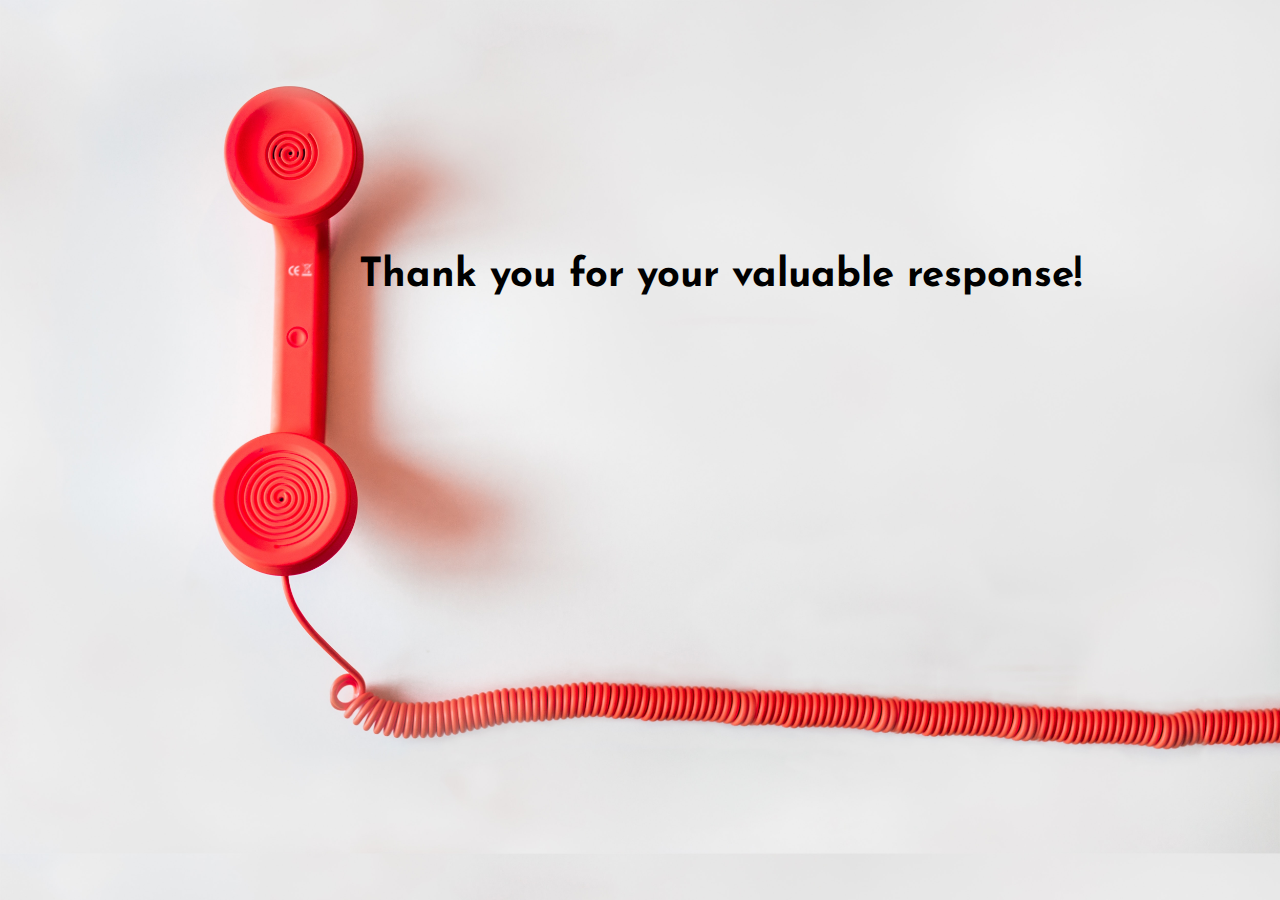
<file: HTML/feedback.html>
<!DOCTYPE html>
<html lang="en">
<head>
    <meta charset="UTF-8">
    <meta http-equiv="X-UA-Compatible" content="IE=edge">
    <meta name="viewport" content="width=device-width, initial-scale=1.0">
    <link rel="stylesheet" href="../CSS/response.css">
    <title>Feedback form</title>
</head>
<body>
    <section class="feedback">
        <div>
            <h1>Thank you for your valuable response!</h1>
        </div>
    </section>
</body>
</html>
</file>
<file: CSS/response.css>
/* response page */
  @import url('https://fonts.googleapis.com/css2?family=Josefin+Sans:wght@400;500&family=Poppins:wght@400;600;700;800&display=swap');
  body{
      background: url('../IMAGES/redphone.jpg');
      background-size: cover;
      font-family:  'Josefin Sans', sans-serif !important;
  }
  
  .feedback h1{
      display: flex;
      align-items: center;
      justify-content: center;
      align-items: center;
      padding-left: 10rem;
      font-size: 40px;
      margin-top: 16rem;
  }
</file>
